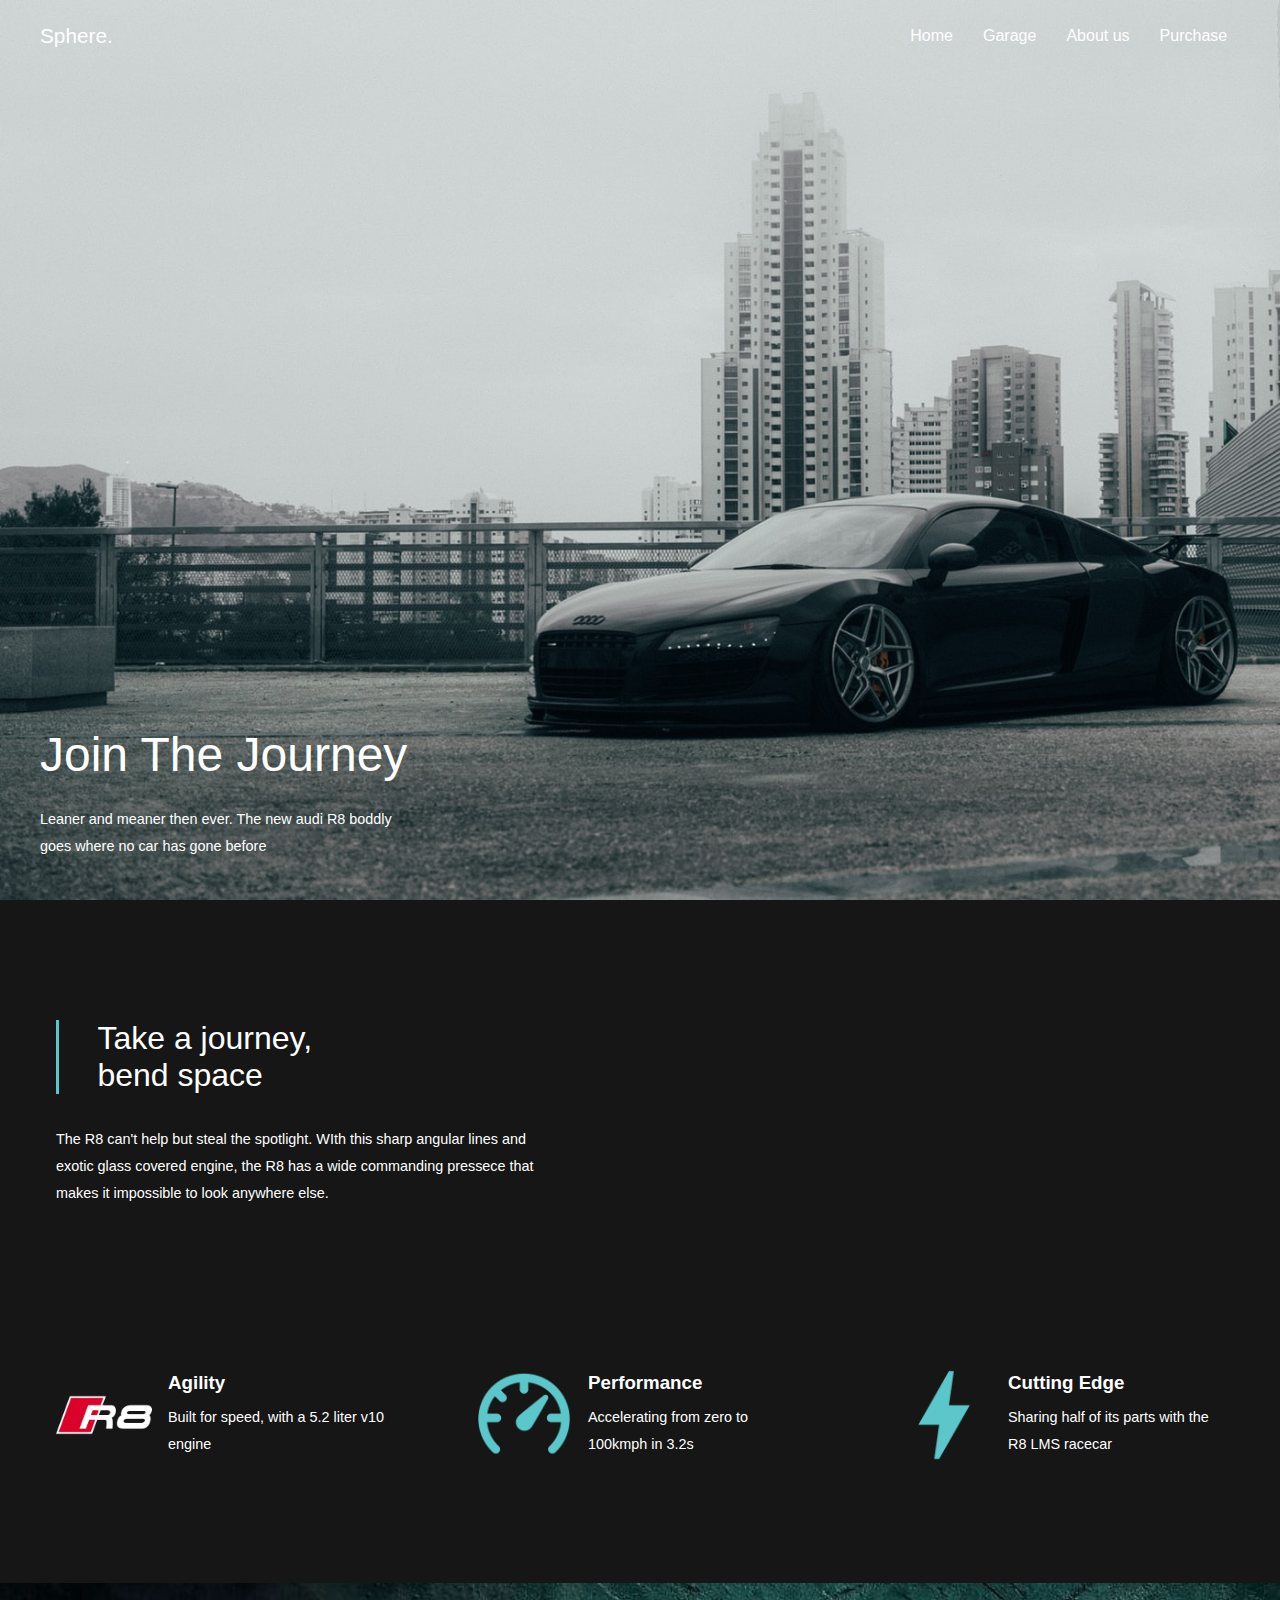
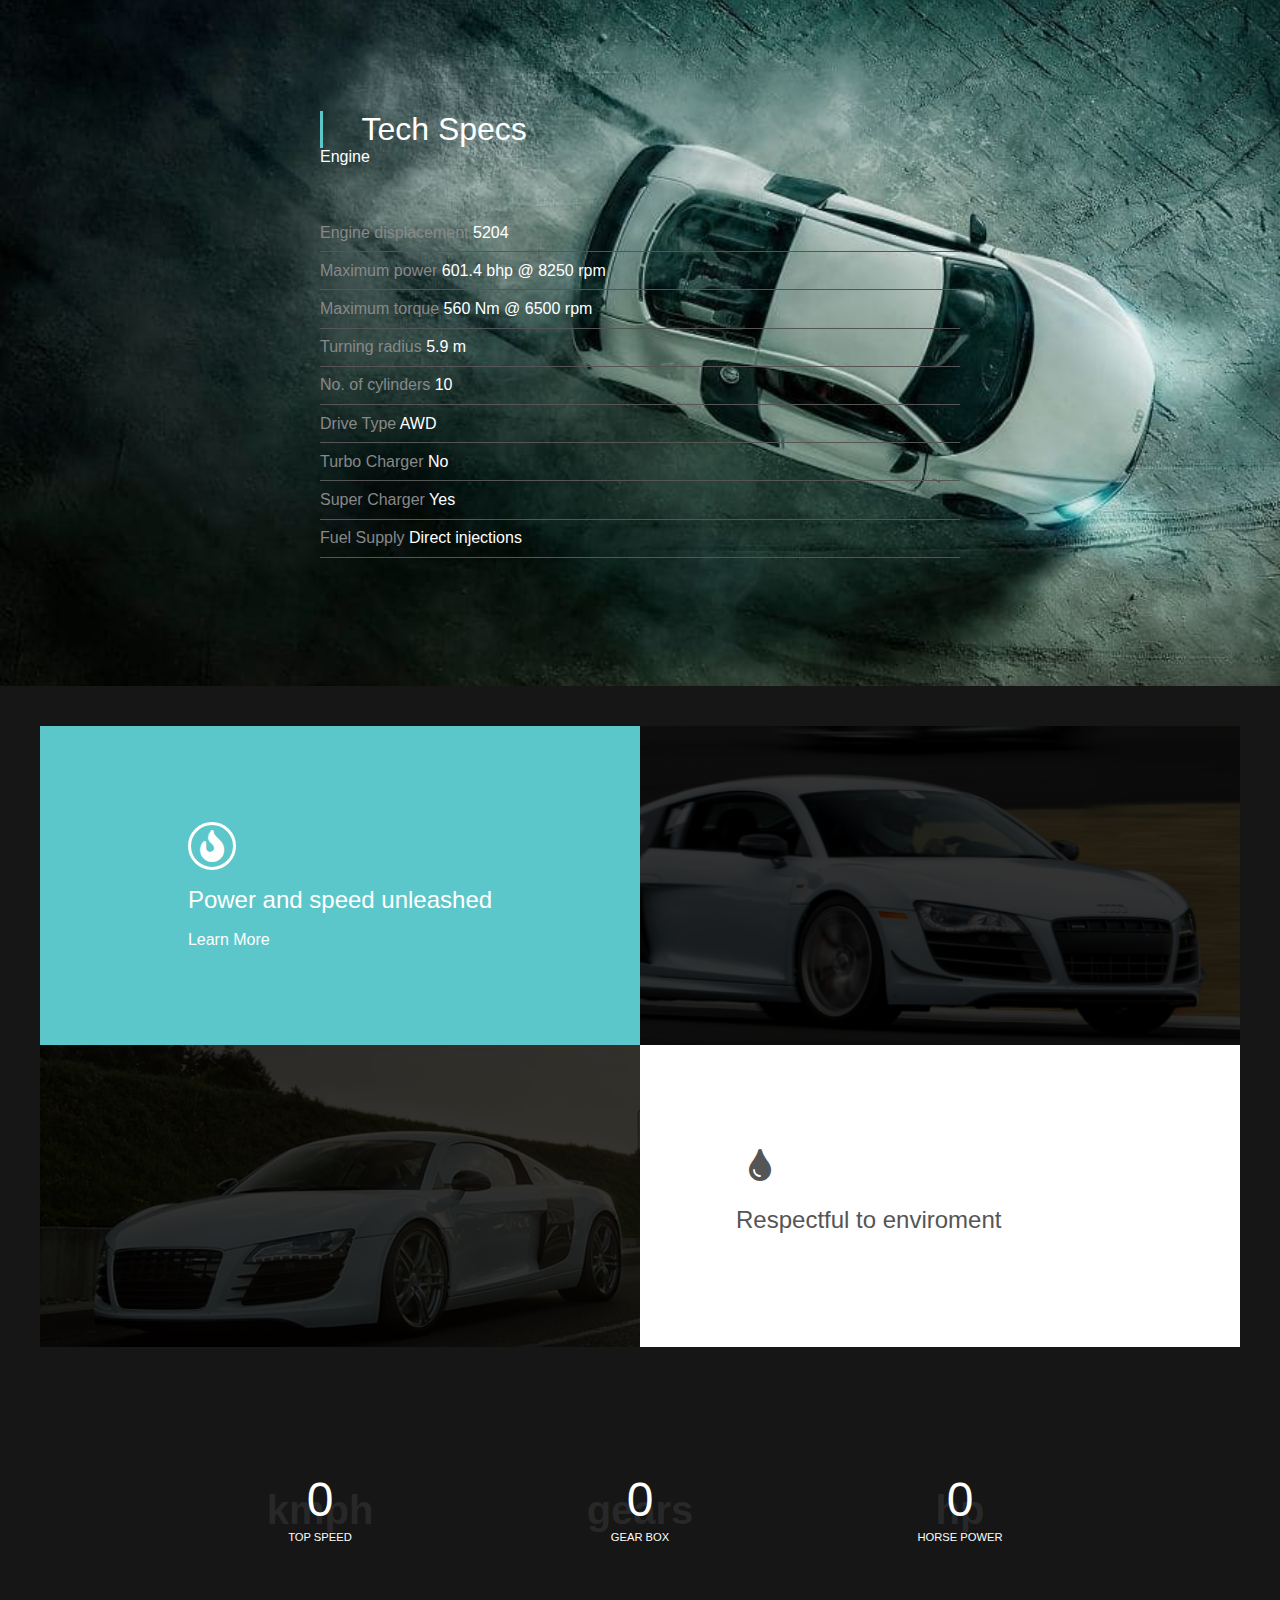
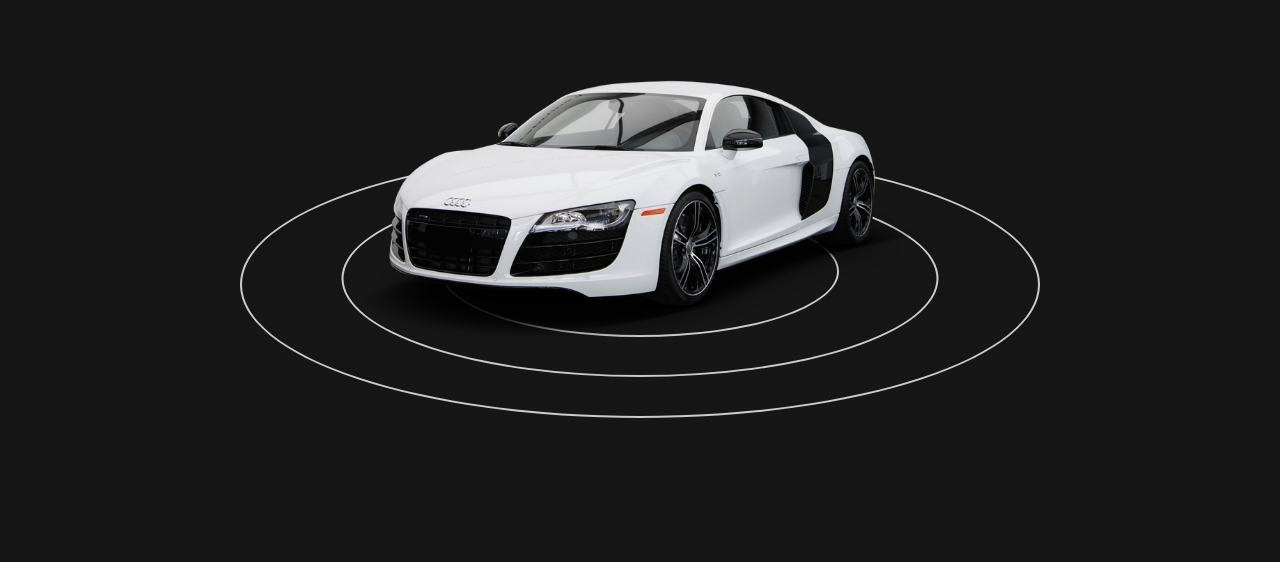
<file: car.html>
<!DOCTYPE html>
<html lang="en">
<head>
    <meta charset="UTF-8">
    <meta http-equiv="X-UA-Compatible" content="IE=edge">
    <meta name="viewport" content="width=device-width, initial-scale=1.0">
    <title>TheTruePower</title>
    <link rel="stylesheet" href="car.css">
    <link rel="stylesheet" href="https://cdnjs.cloudflare.com/ajax/libs/font-awesome/5.15.1/css/all.min.css">
</head>
<body>
    <header>
        <nav>
            <a href="car.html" class="brand">Sphere.
            </a>
            <ul class="menu">
            <li><a href="index.html">Home</a></li>
            <li><a href="#">Garage</a></li>
            <li><a href="https://www.audi.se/se/web/sv/models/r8/r8-coupe-v10-performance-quattro.html">About us</a></li>
            <li><a href="https://www.audi.se/se/web/sv/models/r8/r8-coupe-v10-performance-quattro/bygg-bestall-din-audi.html" class="btn">Purchase</a></li>
            </ul>
            <div class="menu-btn">
                <i class="fas fa-bars"></i>
            </div> 
        </nav>
        <div class="header-body">
            <div>
                <h1>Join The Journey</h1>
                <p>Leaner and meaner then ever. The new audi R8 boddly goes where no car has gone before</p>
            </div>
        </div>
    </header>
    <section class="about">
        <div class="heading">
            <h2>Take a journey,
                <br/>
                bend space
            </h2>
            <p>
                The R8 can't help but steal the spotlight. WIth this sharp angular lines and exotic glass covered engine, the R8 has a wide commanding pressece that makes it impossible to look anywhere else.
            </p>
        </div>
        <div class="infos">
            <div class="info">
                <img src="audiimgs/audir8logo.png" alt="audir8logo"/>
                <div>
                    <h3>Agility</h3>
                    <p>Built for speed, with a 5.2 liter v10 engine</p>
                </div>
            </div>
            <div class="info">
                <img src="audiimgs/icon2.png" alt="icon2"/>
                <div>
                    <h3>Performance</h3>
                    <p>
                        Accelerating from zero to 100kmph in 3.2s
                    </p>
                </div>
            </div>
            <div class="info">
                <img src="audiimgs/icon3.png" alt="icon3"/>
                <div>
                    <h3>Cutting Edge</h3>
                    <p>Sharing half of its parts with the R8 LMS racecar</p>
                </div>
            </div>
        </div>
    </section>
    <section class="specs">
        <div>
            <div class="specs-header">
                <h2>Tech Specs</h2>
                <span>Engine</span>
            </div>
            <ul>
                <li>
                    <span>Engine displacement</span>
                    <span>5204</span>
                </li>
                <li>
                    <span>Maximum power</span>
                    <span>601.4 bhp @ 8250 rpm</span>
                </li>
                <li>
                    <span>Maximum torque</span>
                    <span>560 Nm @ 6500 rpm</span>
                </li>
                <li>
                    <span>Turning radius</span>
                    <span>5.9 m</span>
                </li>
                <li>
                    <span>No. of cylinders</span>
                    <span>10</span>
                </li>
                <li>
                    <span>Drive Type</span>
                    <span>AWD</span>
                </li>
                <li>
                    <span>Turbo Charger</span>
                    <span>No</span>
                </li>
                <li>
                    <span>Super Charger</span>
                    <span>Yes</span>
                </li>
                <li>
                    <span>Fuel Supply</span>
                    <span>Direct injections</span>
                </li>
            </ul>
        </div>
    </section>
    <section class="pnaels">
        <div class="panels-sm">
            <div class="panel">
                <div>
                <div class="icon">
                    <i class="fas fa-fire"></i>
                </div>
                <h2>Power and speed unleashed</h2>
                <a href="#">
                    <span>Learn More</span>
                    <i class="fasfa-arrow-right"></i>
                </a>
            </div>
        </div>
        <div class="panel"></div>
        <div class="panel"></div>
        <div class="panel">
            <div>
                <div class="icon">
                    <i class="fas fa-tint"></i>
                </div>
                <h2>Respectful to enviroment</h2>
            </div>
        </div>
    </div>
    <div class="panel-lg"></div>
    </section>
    
    <section class="car-stats">
        <div class="stats">
            <div>
            <h1 class="counter" data-target="331" data-speed="10">0</h1>
            <h1>kmph</h1>
            <h5>Top Speed</h5>
        </div>
        <div>
         <h1 class="counter" data-target="7" data-speed="500">0</h1>
        <h1>gears</h1>
        <h5>Gear Box</h5>
        </div>
        <div>
            <h1 class="counter" data-target="620" data-speed="1">0</h1>
            <h1>hp</h1>
            <h5>Horse Power</h5>
        </div>
    </div>
    <div class="car">
        <div class="circle">
        <img src="audiimgs/car.png" alt="car"/>
        <div class="inner-md-circle"></div>
        <div class="inner-sm-circle"></div>
    </div>
    </div>
    </section>
    <script src="car.js"></script>

</body>
</html>
</file>
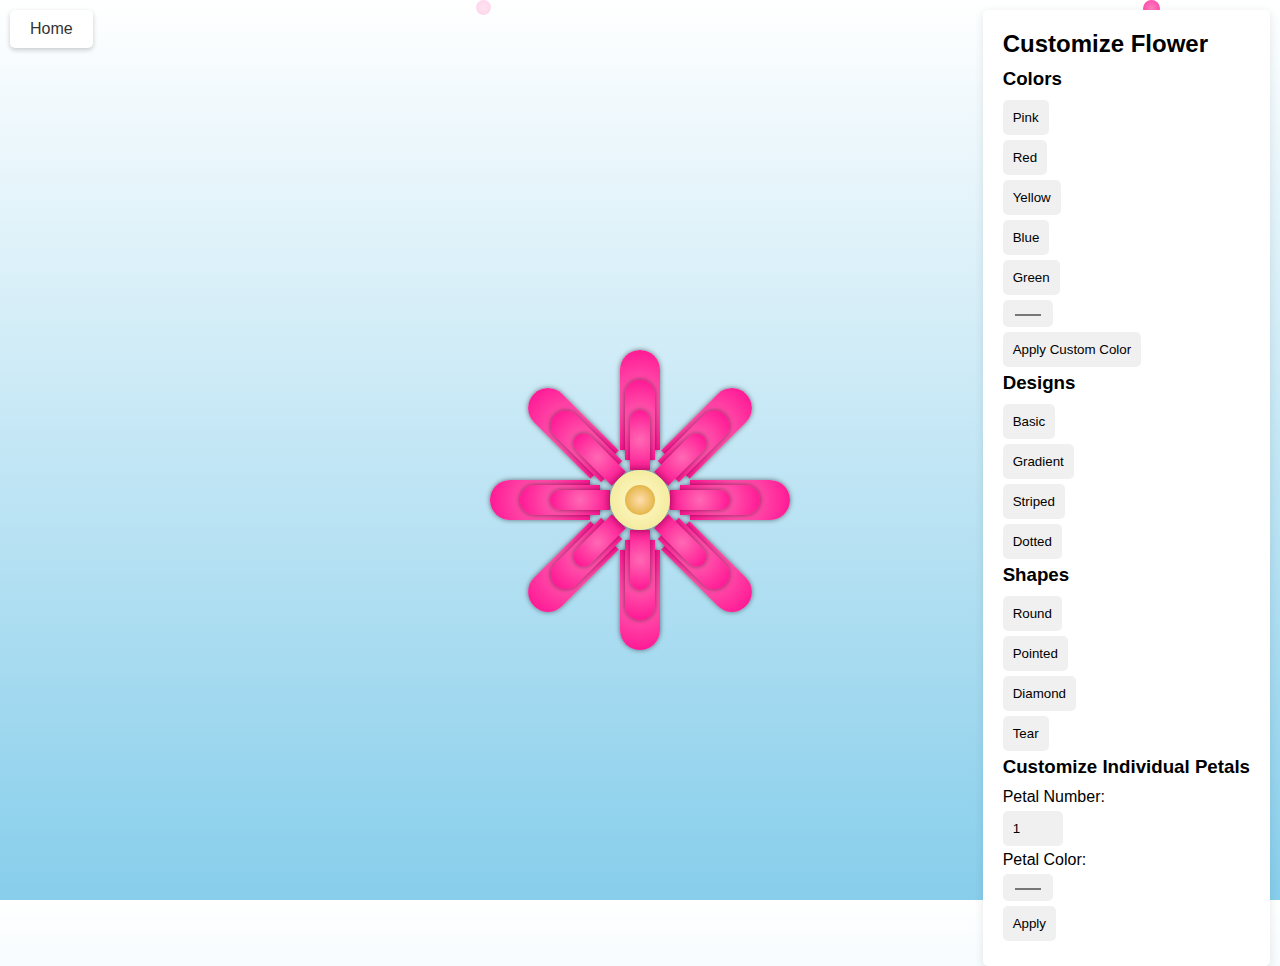
<file: flower.html>
<!DOCTYPE html>
<html lang="en">
<head>
    <meta charset="UTF-8">
    <meta name="viewport" content="width=device-width, initial-scale=1.0">
    <title>Complex Pulsing Flower</title>
    <link rel="stylesheet" href="flower.css">
</head>
<body>
    <a href="index.html" id="home-button">Home</a>
    <div id="menu">
        <h2>Customize Flower</h2>
        <div class="color-options">
            <h3>Colors</h3>
            <button data-color="pink">Pink</button>
            <button data-color="red">Red</button>
            <button data-color="yellow">Yellow</button>
            <button data-color="blue">Blue</button>
            <button data-color="green">Green</button>
            <input type="color" id="custom-color" value="#ff69b4">
            <button id="apply-custom-color">Apply Custom Color</button>
        </div>
        <div class="design-options">
            <h3>Designs</h3>
            <button data-design="basic">Basic</button>
            <button data-design="gradient">Gradient</button>
            <button data-design="striped">Striped</button>
            <button data-design="dotted">Dotted</button>
        </div>
        <div class="shape-options">
            <h3>Shapes</h3>
            <button data-shape="round">Round</button>
            <button data-shape="pointed">Pointed</button>
            <button data-shape="heart">Diamond</button>
            <button data-shape="tear">Tear</button>
        </div>
        <div class="petal-customization">
            <h3>Customize Individual Petals</h3>
            <label for="petal-number">Petal Number:</label>
            <input type="number" id="petal-number" min="1" max="8" value="1">
            <label for="petal-color">Petal Color:</label>
            <input type="color" id="petal-color" value="#ff69b4">
            <button id="apply-petal-color">Apply</button>
        </div>
    </div>
    <div id="scene">
        <div class="pulsing-flower flower">
            <div class="layer layer1">
                <div class="petal"></div>
                <div class="petal"></div>
                <div class="petal"></div>
                <div class="petal"></div>
                <div class="petal"></div>
                <div class="petal"></div>
                <div class="petal"></div>
                <div class="petal"></div>
            </div>
            <div class="layer layer2">
                <div class="petal"></div>
                <div class="petal"></div>
                <div class="petal"></div>
                <div class="petal"></div>
                <div class="petal"></div>
                <div class="petal"></div>
                <div class="petal"></div>
                <div class="petal"></div>
            </div>
            <div class="layer layer3">
                <div class="petal"></div>
                <div class="petal"></div>
                <div class="petal"></div>
                <div class="petal"></div>
                <div class="petal"></div>
                <div class="petal"></div>
                <div class="petal"></div>
                <div class="petal"></div>
            </div>
            <div class="center">
                <div class="inner-center"></div>
            </div>
        </div>
    </div>
    <div id="falling-petals"></div>
    <script src="flower.js"></script>
</body>
</html>
</file>
<file: car.css>
body{
    margin:0;
    font-family: 'Poppins', sans-serif;
    color:#fff;
    background: #161616;}

*{
    box-sizing: border-box;
    padding:0;
    margin:0;
}

p{
    font-size: 0.9rem;
    max-width: 35em;
    line-height: 27px;
}

h1,h2{
    font-weight: 300;
}

h1{
    margin:0.5em 0;
    font-size: 3em;
}

.specs h2, .about h2{
    font-size: 2em;
    padding-left: 1.2em;
    border-left: 0.1em #5bc7ca solid;
}
ul{
    list-style: none;
}

a{
    text-decoration: none;
    color: #fff;
}
section{
    padding: 2.5em;

}

nav, .infos, .info, .stats{
    display:flex;
    justify-content: space-between;
    align-items: center;
}

.specs, .icon, .panel:first-child, panel:last-child{

     display: flex;
     justify-content: center;
     align-items: center;   
}

header{
    height: 100vh;
    min-height: 30em;
    background: url(audiimgs/banner.jpg);
    background-size: cover;
    display: flex;
    flex-direction: column;
}

nav {
    padding: 1.5em 2.5em;
    position: relative;
}

.menu-btn{
    display: none;
}
.brand{
    font-size: 1.3em;
}

nav li{
    display: inline-block;
    margin: 0 0.8em;
    text-align: center;
}

nav a{
    color:#fff;
}
nav a:hover{
    color:#eee;
}

.header-body{
    padding: 2.5em;
    height: 100%;
    width: 100%;
    display: flex;
    align-items: flex-end;
}

.header-body p{
    max-width: 25em;
}

.heading h2{
    margin-bottom: 1em;
}
.headingp{
    margin-left: 3em;
    display: inline-block;
}

.infos, .heading{
    padding: 5em 1em;
}

.info img{
    max-width: 6em;
    margin-right: 1em;
}

.info h3{
    margin-bottom: 0.5em;
}

.info p{
    max-width: 15em;
}

.specs{
    background: url(audiimgs/banner2.jpg) no-repeat center;
    background-size: cover;
    min-height: 40em;
    position: relative;
    padding-top: 8em;
    padding-bottom: 8em;
}

.specs ul{
    width: 40em;
    margin-top: 3em;
}

.specs li{
    padding: 0.6em 0;
    border-bottom: #555 1px solid;
}

.specs li span:first-child{
    color:#888;
}

.panels{
    display: grid;
    grid-template-columns: 1fr 1fr;
    min-height: 40em;
    max-width: 1100px;
    margin: 0 auto;
    padding-top: 8em;
}

.panel > div{
    padding: 5em;
}

.panels-sm{
    display: grid;
    grid-template-columns: 1fr 1fr;
}

.panel:first-child, .panel:last-child{
    padding:1em;
}

.panel:first-child{
    background: #5bc7ca;
}

.panel:last-child{
    background: #fff;
    color: #555;
}

.panel:nth-child(2){
    background: url(audiimgs/panel1.jpg) no-repeat center;
}
.panel:nth-child(3){
    background: url(audiimgs/panel2.jpg) no-repeat center;
}

.panel:nth-child(2), .panel:nth-child(3){
    background-size: cover;
    position: relative;
}
.panel:nth-child(2):before, .panel:nth-child(3):before{
content: '';
background: rgba(0, 0, 0, 0.8);
position: absolute;
top:0;
left:0;
width: 100%;
height: 100%;
z-index: 0;
}

.panel h2{
    margin:0.7em 0;
}
.panel-lg{
    background: url(audiimgs/panel3.jpg) no-repeat center;
    background-size: cover;
    width: 100%;
    height: 100%;
}

.icon{
    font-size: 2em;
    border-radius: 50%;
    width: 1.5em;
    height: 1.5em;
}
.panel:first-child .icon{
 border: 3px #fff solid;
}

.car-stats{
    padding: 5em 1em;
}

.stats{
    text-align: center;
    max-width: 800px;
    margin: 0 auto;
}
.stats > div{
    margin-bottom: 1em;
    position: relative;
    min-width: 10em;
    
}

.stats > div h1:nth-child(2){
    color: #282828;
    position:absolute;
    top: 30%;
    margin-left: 50%;
    transform: translate(-50%, -50%);
    z-index: -1;
    font-size: 2.5em;
    font-weight: 700;
}

.stats h5{
    font-weight: 400;
    text-transform: uppercase;
    font-size: 0.7em;
}
.counter{
    margin: 0.1em 0;
}

.car{
    padding: 4em 1em 4em 1em;
    margin-top: 8em;
}

.circle{
    border: 2px #ccc solid;
    border-radius: 50%;
    width: 100%;
    max-width: 800px;
    margin: 0 auto;
    position: relative;
    background: #161616;
    animation: glow 4s ease-in-out infinite;
    aspect-ratio: 3/1;
}

.car img{
    width: 70%;
    position: absolute;
    top: -50%;
    left: 50%;
    transform: translateX(-50%);
    z-index: 1;
}

.circle div{
    border: inherit;
    border-radius: inherit;
    background: inherit;
    position: absolute;
    left:50%;
    transform: translateX(-50%);
    animation: inherit;
}

.circle .inner-md-circle{
    width: 75%;
    height: 75%;
    top: 10%;
    animation-delay: 3s;
}
.circle .inner-sm-circle{
    width: 50%;
    height: 50%;
    top: 20%;
    animation-delay: 6s;
}

@keyframes glow{
    0%{
        box-shadow: none;
}
50%{
    box-shadow: 0 0 1em #5bc7ca;
}
100%{
    box-shadow: none;
}
}

@media screen and (max-width:900px) {

body{
    overflow-x: hidden;
    }
.menu-btn{
    display: block;
    font-size: 1.2em;
    cursor: pointer;
}
.menu-btn:hover{
    color:#eee;
}
.brand, .menu-btn{
    position:relative;
    z-index: 1;
}
.menu{
    position: absolute;
    top: 0;
    left: 0;
    padding:0;
    background: #161616;
    width: 100%;
    z-index: 0;
    height: 0;
    overflow-y: hidden;
    transition: 0.6s ease-in-out;
}

.menu-open{
    height: 17em;
    padding: 5em 0 1em 0;
}
.menu li{
    display: block;
    margin: 1em 0;
}
.specs ul{
    width: 80vw;
}
.infos, .info, .stats{
    flex-direction: column;
    text-align: center;
    align-items: center;
}
.infos{
    gap:3em;
}
.info img{
    margin: 0 0 1em 0;
}
.panels, .palens-sm{
    grid-template-columns: 1fr;
}
.panel, .panel-lg{
    min-width: 15em;
}
.panel:nth-child(2){
    order:1;
}
}

@media screen and (max-width: 600px){
    html{
        font-size: 14px;
}



}
</file>
<file: flower.css>
body {
    margin: 0;
    font-family: Arial, sans-serif;
    background: linear-gradient(to top, #87CEEB, #ffffff);
    overflow: hidden;
    display: flex;
    justify-content: center;
    align-items: center;
    height: 100vh;
    position: relative;
}

#scene {
    width: 100%;
    height: 100%;
    position: relative;
    display: flex;
    justify-content: center;
    align-items: center;
}

#home-button {
    position: absolute;
    top: 10px;
    left: 10px;
    padding: 10px 20px;
    font-size: 16px;
    background-color: #fff;
    color: #333;
    text-decoration: none;
    border-radius: 5px;
    box-shadow: 0 2px 5px rgba(0, 0, 0, 0.2);
    transition: background-color 0.3s, color 0.3s;
    z-index: 1000;
}

#home-button:hover {
    background-color: #f0f0f0;
    color: #000;
}

#menu {
    position: absolute;
    top: 10px;
    right: 10px;
    padding: 20px;
    background-color: #fff;
    border-radius: 5px;
    box-shadow: 0 2px 10px rgba(0, 0, 0, 0.1);
    z-index: 1000;
}

#menu h2, #menu h3 {
    margin: 0 0 10px 0;
}

#menu button, #menu input {
    display: block;
    margin: 5px 0;
    padding: 10px;
    background-color: #f0f0f0;
    border: none;
    border-radius: 5px;
    cursor: pointer;
    transition: background-color 0.3s, color 0.3s;
}

#menu button:hover, #menu input:hover {
    background-color: #ddd;
}

.pulsing-flower {
    position: relative;
    width: 200px;
    height: 200px;
    animation: pulse 2s infinite;
    display: flex;
    justify-content: center;
    align-items: center;
}

.layer {
    position: absolute;
    width: 100%;
    height: 100%;
    display: flex;
    justify-content: center;
    align-items: center;
}

.layer1 .petal, .layer2 .petal, .layer3 .petal {
    position: absolute;
    background: radial-gradient(circle, #ff69b4, #ff1493);
    border-radius: 20px 20px 0 0;
    transform-origin: bottom center;
    box-shadow: 0 0 5px rgba(0, 0, 0, 0.5);
}

.layer1 .petal {
    width: 40px;
    height: 100px;
}

.layer2 .petal {
    top: 35%;
    width: 30px;
    height: 80px;
}

.layer3 .petal {
    top: 45%;
    width: 20px;
    height: 60px;
}

.layer1 .petal:nth-child(1) { transform: rotate(0deg) translateY(-50px); }
.layer1 .petal:nth-child(2) { transform: rotate(45deg) translateY(-50px); }
.layer1 .petal:nth-child(3) { transform: rotate(90deg) translateY(-50px); }
.layer1 .petal:nth-child(4) { transform: rotate(135deg) translateY(-50px); }
.layer1 .petal:nth-child(5) { transform: rotate(180deg) translateY(-50px); }
.layer1 .petal:nth-child(6) { transform: rotate(225deg) translateY(-50px); }
.layer1 .petal:nth-child(7) { transform: rotate(270deg) translateY(-50px); }
.layer1 .petal:nth-child(8) { transform: rotate(315deg) translateY(-50px); }

.layer2 .petal:nth-child(1) { transform: rotate(0deg) translateY(-40px); }
.layer2 .petal:nth-child(2) { transform: rotate(45deg) translateY(-40px); }
.layer2 .petal:nth-child(3) { transform: rotate(90deg) translateY(-40px); }
.layer2 .petal:nth-child(4) { transform: rotate(135deg) translateY(-40px); }
.layer2 .petal:nth-child(5) { transform: rotate(180deg) translateY(-40px); }
.layer2 .petal:nth-child(6) { transform: rotate(225deg) translateY(-40px); }
.layer2 .petal:nth-child(7) { transform: rotate(270deg) translateY(-40px); }
.layer2 .petal:nth-child(8) { transform: rotate(315deg) translateY(-40px); }

.layer3 .petal:nth-child(1) { transform: rotate(0deg) translateY(-30px); }
.layer3 .petal:nth-child(2) { transform: rotate(45deg) translateY(-30px); }
.layer3 .petal:nth-child(3) { transform: rotate(90deg) translateY(-30px); }
.layer3 .petal:nth-child(4) { transform: rotate(135deg) translateY(-30px); }
.layer3 .petal:nth-child(5) { transform: rotate(180deg) translateY(-30px); }
.layer3 .petal:nth-child(6) { transform: rotate(225deg) translateY(-30px); }
.layer3 .petal:nth-child(7) { transform: rotate(270deg) translateY(-30px); }
.layer3 .petal:nth-child(8) { transform: rotate(315deg) translateY(-30px); }

.pulsing-flower .center {
    position: absolute;
    top: 75%;
    left: 50%;
    width: 60px;
    height: 60px;
    background: radial-gradient(circle, #fffacd, #f0e68c);
    border-radius: 50%;
    transform: translate(-50%, -50%);
    box-shadow: 0 0 10px rgba(0, 0, 0, 0.5);
    display: flex;
    justify-content: center;
    align-items: center;
}

.pulsing-flower .inner-center {
    width: 30px;
    height: 30px;
    background: radial-gradient(circle, #ffdead, #daa520);
    border-radius: 50%;
}

#falling-petals {
    position: absolute;
    top: 0;
    left: 0;
    width: 100%;
    height: 100%;
    pointer-events: none;
    overflow: hidden;
    z-index: 10;
}

.petal-fall {
    position: absolute;
    width: 20px;
    height: 20px;
    background: radial-gradient(circle, #ff69b4, #ff1493);
    border-radius: 50%;
    animation: fall linear infinite;
}

@keyframes pulse {
    0%, 100% {
        transform: scale(1);
    }
    50% {
        transform: scale(1.2);
    }
}
@keyframes fall {
    0% {
        transform: translateY(-100px) rotate(0deg);
        opacity: 1;
    }
    100% {
        transform: translateY(100vh) rotate(360deg);
        opacity: 0;
    }
}

/* Add new designs */
.petal.striped {
    background: repeating-linear-gradient(
        45deg,
        currentColor,
        currentColor 10px,
        #ffffff 10px,
        #ffffff 20px
    );
}

.petal.dotted {
    background: radial-gradient(circle, currentColor 50%, #ffffff 50%);
    background-size: 10px 10px;
    background-repeat: repeat;
}

/* Add new shapes */
.petal.round {
    border-radius: 50%;
}

.petal.pointed {
    border-radius: 0;
    clip-path: polygon(50% 0%, 0% 100%, 100% 100%);
}

.petal.heart {
    border-radius: 50% 50% 0 0;
    clip-path: polygon(50% 0%, 100% 40%, 50% 100%, 0% 40%);
}

.petal.tear {
    border-radius: 50%;
    clip-path: ellipse(60% 40% at 50% 50%);
}
</file>
